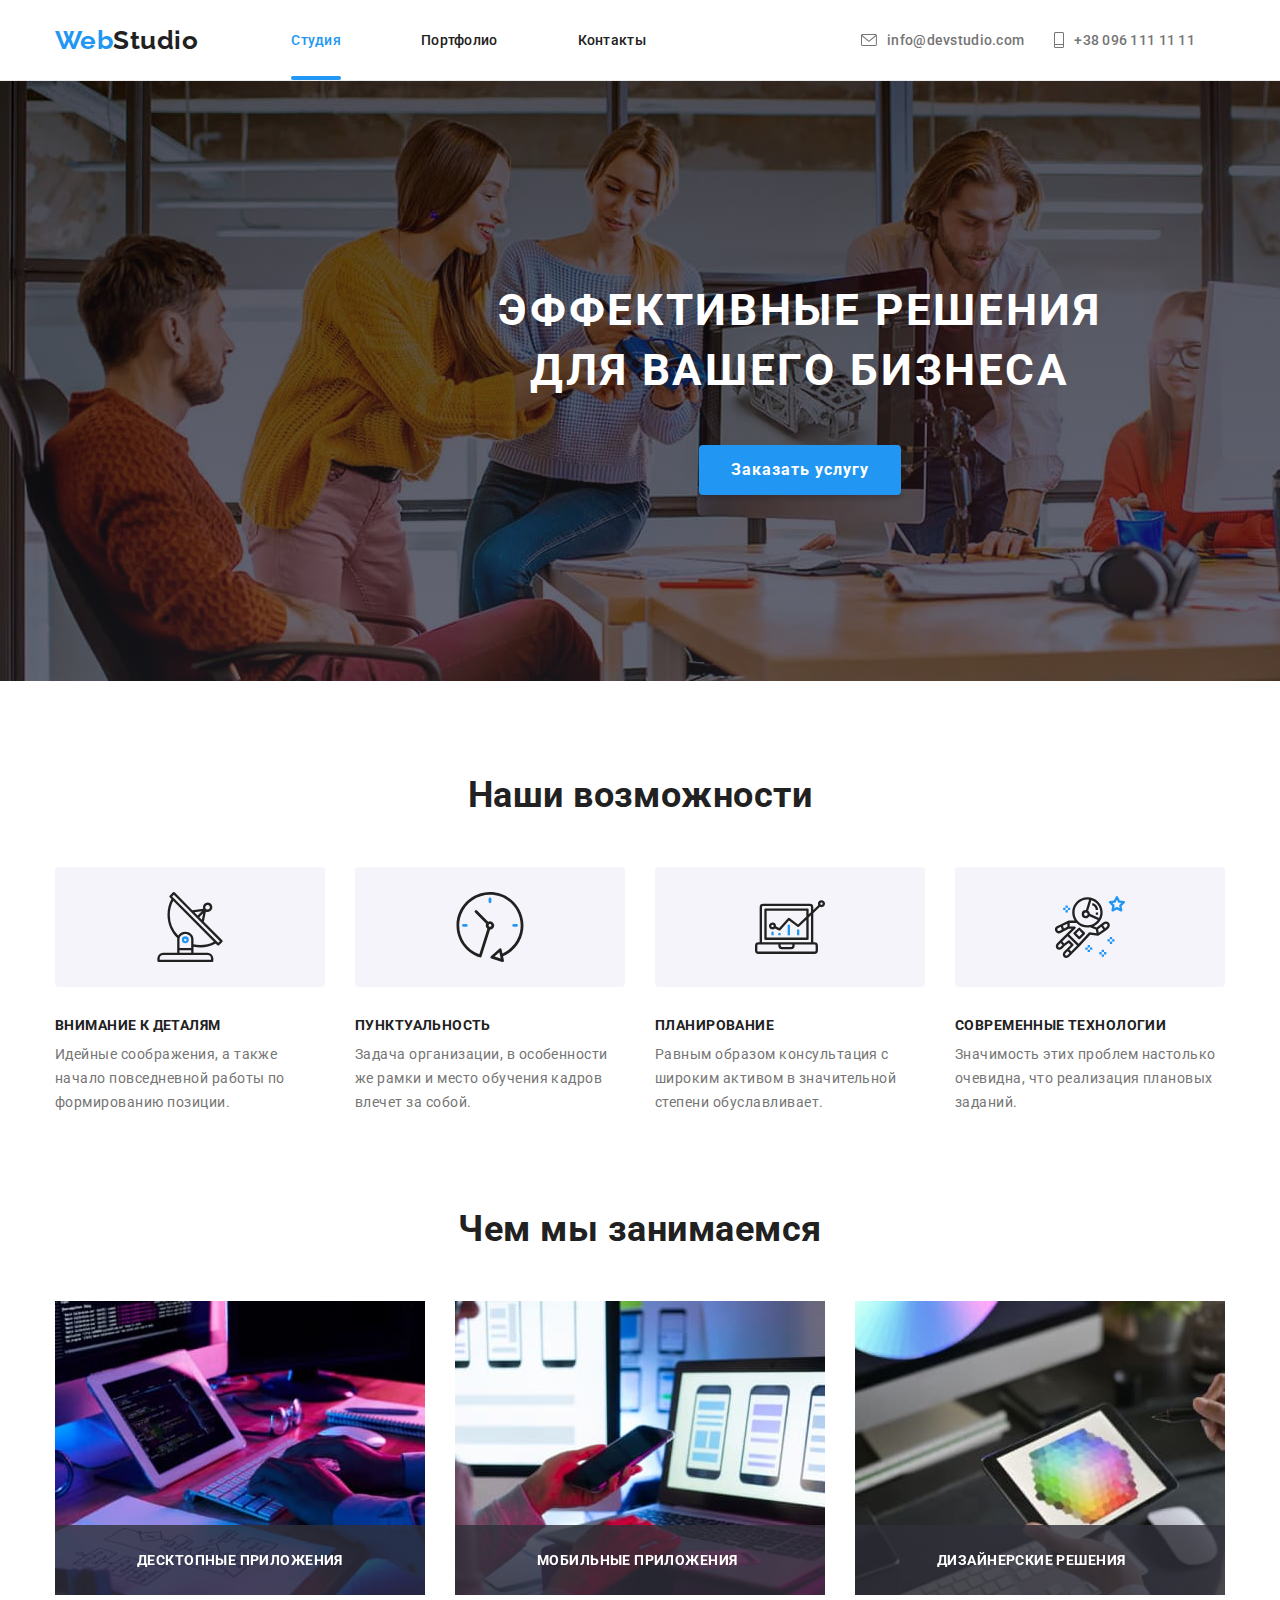
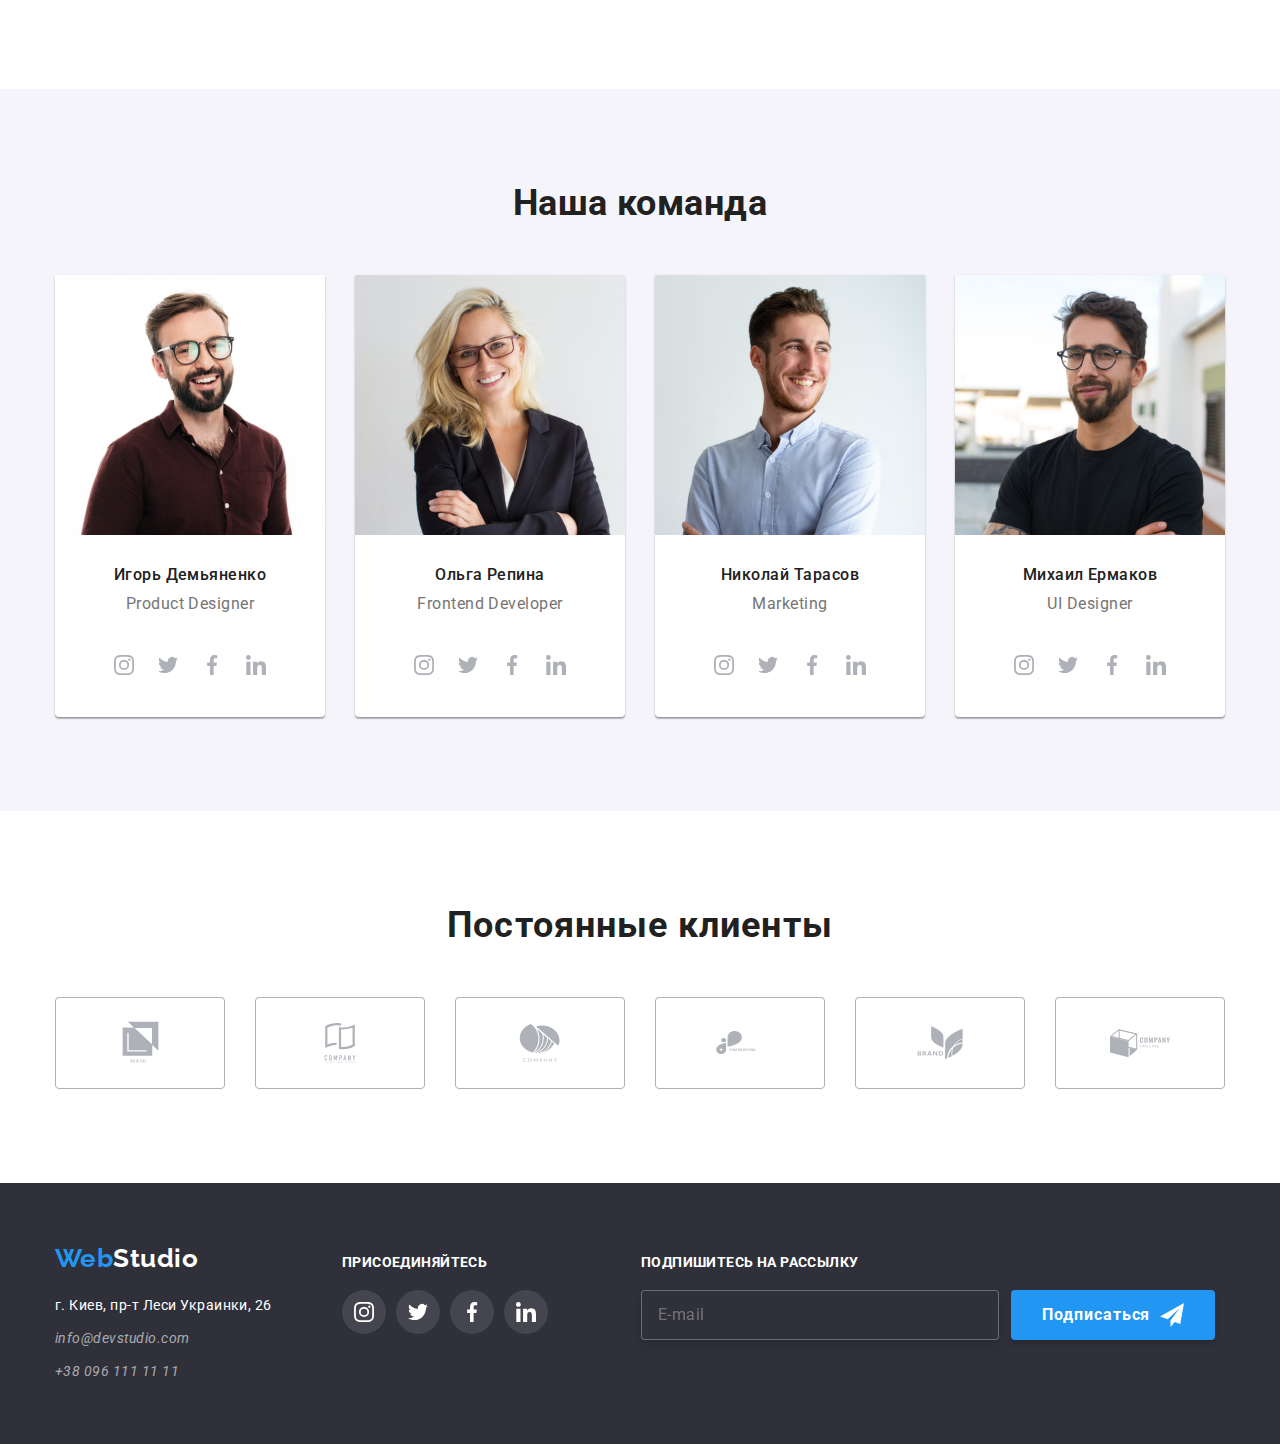
<file: index.html>
<!DOCTYPE html>
<html lang="en">
<head>
    <meta charset="UTF-8">
    <meta http-equiv="X-UA-Compatible" content="IE=edge">
    <meta name="viewport" content="width=device-width, initial-scale=1.0">
    <title>webstudio</title>
    <link rel="preconnect" href="https://fonts.googleapis.com">
    <link rel="preconnect" href="https://fonts.gstatic.com" crossorigin>
    <link href="https://fonts.googleapis.com/css2?family=Raleway:wght@700&family=Roboto:wght@400;500;700;900&display=swap" rel="stylesheet">
    <link rel="stylesheet" href="https://cdnjs.cloudflare.com/ajax/libs/modern-normalize/1.1.0/modern-normalize.min.css">
    <link rel="stylesheet" href="./css/styles.css">
</head>
<body class="page">

   <!--шапка сайта--> 
    <header class="page-header">
        <div class="main-nav container">
            <a href="./index.html" class="logo">Web<span class="accent">Studio</span></a>
            <nav class="">
                <ul class="site-nav list">
                    <li class="item"><a href="./index.html" class="link current">Студия</a></li>
                    <li class="item"><a href="./portfolio.html" class="link">Портфолио</a></li>
                    <li class="item"><a href="" class="link">Контакты</a></li>
                </ul>
            </nav>
            <ul class="auth-nav list">
                <li class="item"><a href="mail:info@devstudio.com" class="link icon-mail">
                    <svg class="envelope" width="16" height="12">
                        <use href="./images/symbol-defs1.svg#icon-envelope1"></use>
                    </svg>info@devstudio.com</a>
                </li>
                <li class="item"><a href="tel:+380961111111" class="link icon-tel">
                    <svg class="smartphone" width="10" height="16">
                        <use href="./images/symbol-defs1.svg#icon-smartphone1"></use>
                    </svg>+38 096 111 11 11</a>
                </li>
            </ul>  
        </div>       
    </header>

    <!--контент main--> 
    <main>

        <!--первая секция-->
        <section class="hero">
            <div class="background-hero container">
                 <h1 class="hero-title">Эффективные решения <br /> для вашего бизнеса</h1>
                <button data-modal-open type="button" class="button">Заказать услугу</button>

                <!-- модальное окно -->
            </div>
            <div class="backdrop is-hidden" data-modal>
                <div class="modal">
                    <p class="text">Оставьте свои данные, мы вам перезвоним</p>
                    <form class="form">
                        <div class="form-field">
                            <label for="name" class="form-label">Имя</label>
                               <input type="text" name="name" id="name" class="form-input"/>
                               <svg width="12" height="12" class="form-icon">
                                   <use href="./images/icons.svg#icon-man"></use>
                               </svg>
                        </div>

                        <div class="form-field">
                            <label for="tel" class="form-label">Телефон</label>
                                <input type="text" name="tel" id="tel" class="form-input"/>
                                <svg width="12" height="12" class="form-icon">
                                    <use href="./images/icons.svg#icon-handset"></use>
                                </svg>
                        </div>

                        <div class="form-field">
                            <label for="mail" class="form-label">Почта</label>
                                <input type="email" name="mail" id="mail" class="form-input"/>
                                <svg width="12" height="12" class="form-icon">
                                    <use href="./images/icons.svg#icon-sms"></use>
                                </svg>
                        </div>

                        <div class="form-field">
                            <label for="comment" class="form-label">Комментарий</label>
                            <textarea name="comment" id="comment" rows="10" placeholder="Введите текст" class="form-input"></textarea>
                        </div>

                        <div role="group" class="form-agreement">
                            <input type="checkbox" name="" value="Соглашение" id="Соглашение" class="checkbox"/>
                            <label for="Соглашение" class="agreement">Соглашаюсь с рассылкой и принимаю <a href="" class="contract">Условия договора</a></label>
                        </div>
                        
                        <button type="submit" class="send-button">Отправить</button>
                    </form>
                    <button class="modal-close" data-modal-close>
                        <svg class="icon-cross" >
                            <use href="./images/icons.svg#icon-cross"></use>
                        </svg>
                    </button>
                </div>
            </div>
        </section>

        <!--наши возможности-->
            <section class="section">
                <div class="container">
                    <h2 class="section-title">Наши возможности</h2>
                    <ul class="feature-list">
                        <li class="item list-icone">
                            <div class="icon-benefits">
                                <svg class="icons-capabilities" width="70" height="70">
                                    <use href="./images/symbol-defs1.svg#icon-antenna"></use>
                                </svg>
                            </div>
                            <h3 class="title">Внимание к деталям</h3>
                            <p class="text">Идейные соображения, а также начало повседневной работы по формированию позиции.</p>
                        </li>
                        <li class="item list-icone">
                            <div class="icon-benefits">
                                <svg class="" width="70" height="70">
                                    <use href="./images/symbol-defs1.svg#icon-clock"></use>
                                </svg>
                            </div>
                            <h3 class="title">Пунктуальность</h3>
                            <p class="text">Задача организации, в особенности же рамки и место обучения кадров влечет за собой.</p>
                        </li>
                        <li class="item list-icone">
                            <div class="icon-benefits"> 
                                <svg class="" width="70" height="70">
                                    <use href="./images/symbol-defs1.svg#icon-diagram"></use>
                                </svg>
                            </div>
                            <h3 class="title">Планирование</h3>
                            <p class="text">Равным образом консультация с широким активом в значительной степени обуславливает.</p>
                        </li>
                        <li class="item list-icone">
                            <div class="icon-benefits">
                                <svg class="" width="70" height="70">
                                    <use href="./images/symbol-defs1.svg#icon-astronaut"></use>
                                </svg>
                            </div class="icon-benefits">
                            <h3 class="title">Современные технологии</h3>
                            <p class="text">Значимость этих проблем настолько очевидна, что реализация плановых заданий.</p>
                        </li>
                    </ul>
                </div>
            </section>

            <!--чем мы занимаемся-->

            <section class="section">
                <div class="container">
                    <h2 class="section-title">Чем мы занимаемся</h2>
                    <ul class="img">
                        <div class="thumb">
                            <li class=""><img src="./images/box1.jpg" alt="рабочий процесс" width="370"></li>
                            <p class="technology-title">Десктопные приложения</p>
                        </div>
                        <div class="thumb">
                            <li><img src="./images/box2.jpg" alt="разработка" width="370"></li>
                            <p class="technology-title">Мобильные приложения</p>
                        </div>
                        <div class="thumb">
                            <li><img src="./images/box3.jpg" alt="технологии" width="370"></li>
                            <p class="technology-title">Дизайнерские решения</p>
                        </div>
                    </ul>
                </div>
            </section>

        <!--наша команда-->

        <section class="section-command">
            <div class="container">
                <h2 class="section-title work">Наша команда</h2>
                <ul class="employees-list">
                    <li class="team">
                        <img class="photo" src="./images/employer1.jpg" alt="employee1" width="270">
                        <div class="container-our-team">
                            <h3 class="name">Игорь Демьяненко</h3>
                            <p class="profession">Product Designer</p>
                            <div class="team-network">
                                <ul class="network-item">
                                    <li>
                                        <a href="" class="team-link"><svg class="link-item" width="20" height="20"><use href="./images/symbol-defs1.svg#icon-instagram"></use></svg></a>
                                    </li>
                                    <li>
                                        <a href="" class="team-link"><svg class="link-item" width="20" height="20"><use href="./images/symbol-defs1.svg#icon-twitter"></use></svg></a>
                                    </li>
                                    <li>
                                        <a href="" class="team-link"><svg class="link-item" width="20" height="20"><use href="./images/symbol-defs1.svg#icon-facebook"></use></svg></a>
                                    </li>
                                    <li>
                                        <a href="" class="team-link"><svg class="link-item" width="20" height="20"><use href="./images/symbol-defs1.svg#icon-linkedin"></use></svg></a>
                                    </li>
                                </ul>
                            </div>
                        </div>
                    </li>
                    <li class="team">
                        <img class="photo" src="./images/employer2.jpg" alt="employee2" width="270">
                        <div class="container-our-team">
                            <h3 class="name">Ольга Репина</h3>
                            <p class="profession">Frontend Developer</p>
                            <div class="team-network">
                                <ul class="network-item">
                                    <li>
                                        <a href="" class="team-link"><svg class="link-item" width="20" height="20"><use href="./images/symbol-defs1.svg#icon-instagram"></use></svg></a>
                                    </li>
                                    <li>
                                        <a href="" class="team-link"><svg class="link-item" width="20" height="20"><use href="./images/symbol-defs1.svg#icon-twitter"></use></svg></a>
                                    </li>
                                    <li>
                                        <a href="" class="team-link"><svg class="link-item" width="20" height="20"><use href="./images/symbol-defs1.svg#icon-facebook"></use></svg></a>
                                    </li>
                                    <li>
                                        <a href="" class="team-link"><svg class="link-item" width="20" height="20"><use href="./images/symbol-defs1.svg#icon-linkedin"></use></svg></a>
                                    </li>
                                </ul>
                            </div>
                        </div>
                    </li>
                    <li class="team">
                        <img class="photo" src="./images/employer3.jpg" alt="employee3" width="270">
                        <div class="container-our-team">
                            <h3 class="name">Николай Тарасов</h3>
                            <p class="profession">Marketing</p>
                            <div class="team-network">
                                <ul class="network-item">
                                    <li>
                                        <a href="" class="team-link"><svg class="link-item" width="20" height="20"><use href="./images/symbol-defs1.svg#icon-instagram"></use></svg></a>
                                    </li>
                                    <li>
                                        <a href="" class="team-link"><svg class="link-item" width="20" height="20"><use href="./images/symbol-defs1.svg#icon-twitter"></use></svg></a>
                                    </li>
                                    <li>
                                        <a href="" class="team-link"><svg class="link-item" width="20" height="20"><use href="./images/symbol-defs1.svg#icon-facebook"></use></svg></a>
                                    </li>
                                    <li>
                                        <a href="" class="team-link"><svg class="link-item" width="20" height="20"><use href="./images/symbol-defs1.svg#icon-linkedin"></use></svg></a>
                                    </li>
                                </ul>
                            </div>
                        </div>
                    </li>
                    <li class="team">
                        <img class="photo" src="./images/employer4.jpg" alt="employee4" width="270">
                        <div class="container-our-team">
                            <h3 class="name">Михаил Ермаков</h3>
                            <p class="profession">UI Designer</p>
                            <div class="team-network">
                                <ul class="network-item">
                                    <li>
                                        <a href="" class="team-link"><svg class="link-item" width="20" height="20"><use href="./images/symbol-defs1.svg#icon-instagram"></use></svg></a>
                                    </li>
                                    <li>
                                        <a href="" class="team-link"><svg class="link-item" width="20" height="20"><use href="./images/symbol-defs1.svg#icon-twitter"></use></svg></a>
                                    </li>
                                    <li>
                                        <a href="" class="team-link"><svg class="link-item" width="20" height="20"><use href="./images/symbol-defs1.svg#icon-facebook"></use></svg></a>
                                    </li>
                                    <li>
                                        <a href="" class="team-link"><svg class="link-item" width="20" height="20"><use href="./images/symbol-defs1.svg#icon-linkedin"></use></svg></a>
                                    </li>
                                </ul>
                            </div>
                        </div>
                    </li>
                </ul>
            </div>
        </section>
        <section class="customers">
            <div class="container customers-section"></div>
                <h2 class="section-title">Постоянные клиенты</h2>
                <ul class="list">
                    <li class="customer-item">
                        <a href="" class="customer-link">
                            <svg class="client-icon" width="41" height="46.7">
                                <use href="./images/symbol-defs1.svg#icon-cliet1"></use>
                            </svg>
                        </a>
                    </li>
                    <li class="customer-item">
                        <a href="" class="customer-link">
                            <svg class="customer-icon" width="40" height="52">
                                <use href="./images/symbol-defs1.svg#icon-cliet2"></use>
                            </svg>
                        </a>
                    </li>
                    <li class="customer-item">
                        <a href="" class="customer-link">
                            <svg class="customer-icon" width="43.46" height="41.18">
                                <use href="./images/symbol-defs1.svg#icon-cliet3"></use>
                            </svg>
                        </a>
                    </li>
                    <li class="customer-item">
                        <a href="" class="customer-link"> 
                            <svg class="customer-icon" width="106" height="60">
                                <use href="./images/symbol-defs1.svg#icon-cliet4"></use>
                            </svg>
                        </a>
                    </li>
                    <li class="customer-item">
                        <a href="" class="customer-link">
                            <svg class="customer-icon" width="62.54" height="45.43">
                                <use href="./images/symbol-defs1.svg#icon-cliet5"></use>
                            </svg>
                        </a>
                    </li>
                    <li class="customer-item">
                        <a href="" class="customer-link">
                            <svg class="customer-icon" width="106" height="60">
                                <use href="./images/symbol-defs1.svg#icon-cliet6"></use>
                            </svg>
                        </a>
                    </li>
                </ul>
            </div>
        </section>
    </main>

    <!--подвал-->

    <footer class="page-footer">
        <div class="footer-join container">
            <div class="background-footer">
                <div class="margin">
                    <a href="./index.html" class="logo">Web<span class="accent-footer">Studio</span></a>
                </div>
                <address class="info">
                        <ul class="auth-nav-footer">
                            <li class="address">г. Киев, пр-т Леси Украинки, 26</li>
                            <li class="mail"><a href="mail:info@devstudio.com" class="contacts-link mail">info@devstudio.com</a></li>
                            <li><a href="nel:+380961111111" class="contacts-link">+38 096 111 11 11</a></li>
                        </ul>
                </address>
            </div>

            <div class="social-networks">
                <p class="join">присоединяйтесь</p>
                <ul class="list-network">
                    <li class="network-item">
                        <a href="" class="network-link"><svg class="link-icon" width="20" height="20"><use href="./images/symbol-defs1.svg#icon-instagram"></use></svg></a>
                    </li>
                    <li class="network-item">
                        <a href="" class="network-link"><svg class="link-icon" width="20" height="20"><use href="./images/symbol-defs1.svg#icon-twitter"></use></svg></a>
                    </li>
                    <li class="network-item">
                        <a href="" class="network-link"><svg class="link-icon" width="20" height="20"><use href="./images/symbol-defs1.svg#icon-facebook"></use></svg></a>
                    </li>
                    <li class="network-item">
                        <a href="" class="network-link"><svg class="link-icon" width="20" height="20"><use href="./images/symbol-defs1.svg#icon-linkedin"></use></svg></a>
                    </li>
                </ul>
            </div>

            <div class="subscribe">
                <form action="" class="form-subscribe">
                    <label for="mailing" class="mailing-form">Подпишитесь на рассылку</label>
                    <input type="subscribe" name="mailing" placeholder="E-mail" class="subscribe-mailing-form">
                </form>
                <button class="subscribe-button">Подписаться
                    <svg class="icon-airplane" width="24" height="24">
                        <use href="./images/icons.svg#icon-airplane"></use>
                    </svg>
                </button>
            </div>

        </div>
    </footer>  
    <script src="./js/modal.js"></script>  
</body>
</html>
</file>
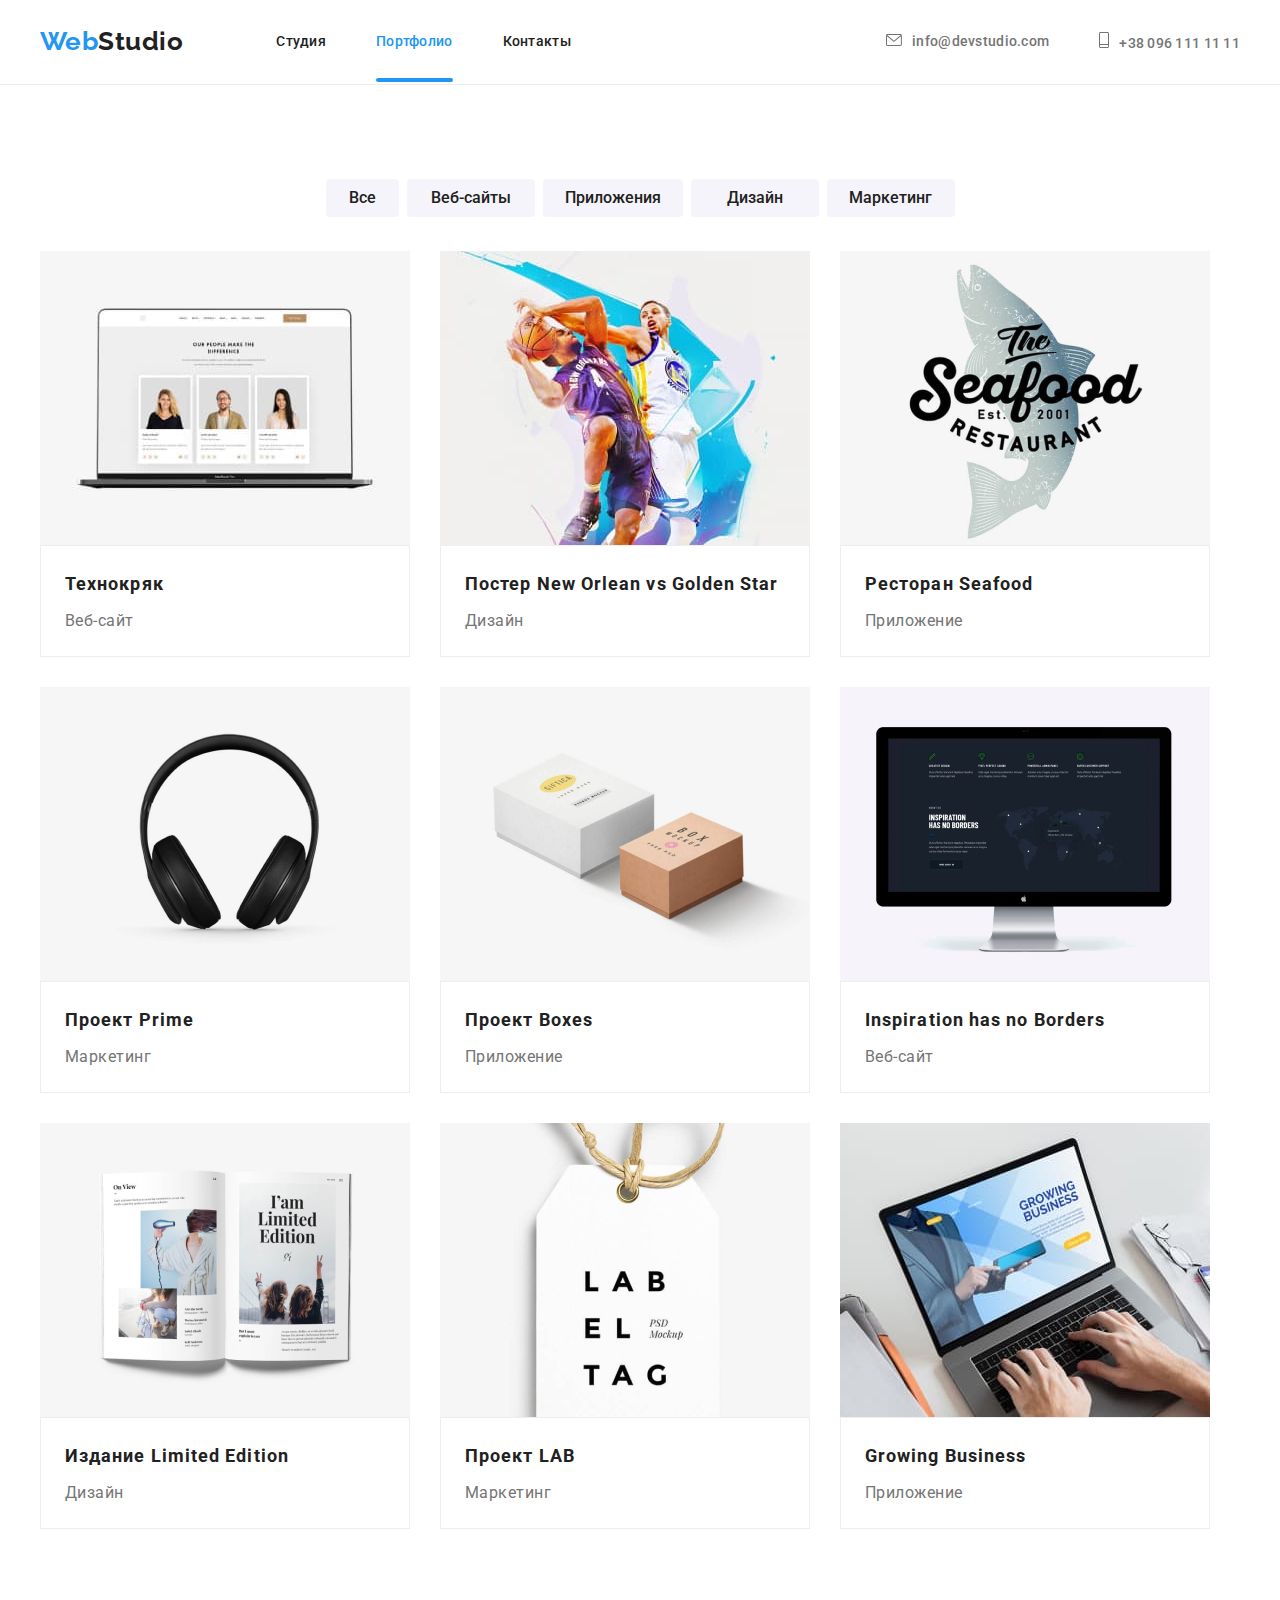
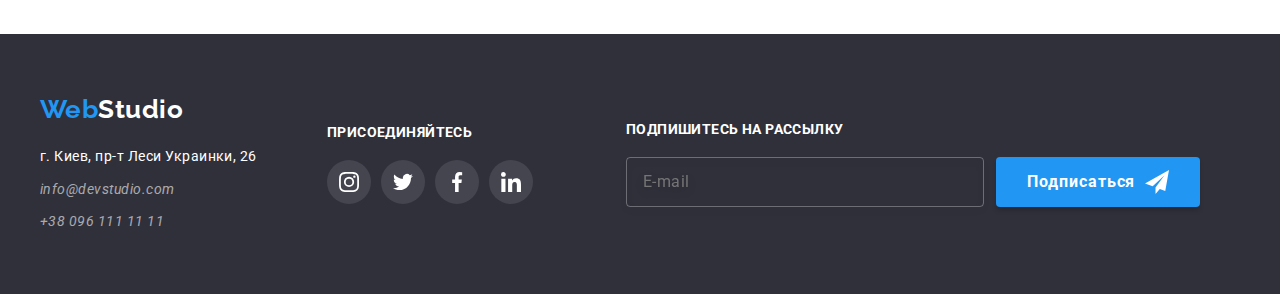
<file: portfolio.html>
<!DOCTYPE html>
<html lang="en">
<head>
    <meta charset="UTF-8">
    <meta http-equiv="X-UA-Compatible" content="IE=edge">
    <meta name="viewport" content="width=device-width, initial-scale=1.0">
    <title>portfolio</title>
    <link rel="preconnect" href="https://fonts.googleapis.com">
    <link rel="preconnect" href="https://fonts.gstatic.com" crossorigin>
    <link href="https://fonts.googleapis.com/css2?family=Raleway:wght@700&family=Roboto:wght@400;500;700;900&display=swap" rel="stylesheet">
    <link rel="stylesheet" href="https://cdnjs.cloudflare.com/ajax/libs/modern-normalize/1.1.0/modern-normalize.min.css">
    <link rel="stylesheet" href="./css/portfolio.css">

</head>
<body>

    <!-- шапка -->
    <header class="header-portfolio">
        <div class="main-nav container">   
            <a href="./index.html" class="logo">Web<span class="accent">Studio</span></a>
            <nav class="">
                <ul class="sitenav-portfolio">
                    <li class="item"><a href="./index.html" class="link">Студия</a></li>
                    <li class="item"><a href="./portfolio.html" class="link current">Портфолио</a></li>
                    <li class="item"><a href="" class="link">Контакты</a></li>
                </ul>
            </nav>
            <ul class="authnav-portfolio">
                <li class="item"><a href="mail:info@devstudio.com" class="link">
                    <svg class="smartphone" width="16" height="12">
                        <use href="./images/symbol-defs1.svg#icon-envelope1"></use>
                    </svg>info@devstudio.com</a>
                </li>
                <li class="item"><a href="nel:+380961111111" class="link">
                    <svg class="smartphone" width="10" height="16">
                        <use href="./images/symbol-defs1.svg#icon-smartphone1"></use>
                    </svg>+38 096 111 11 11</a>
                </li>
            </ul>
        </div> 
    </header>

    <!-- меню старницы -->
    <main class="aspect container">
            <div>
                <ul class="list">
                    <li class="element">
                        <button type="button" class="btn-primary">Все</button>
                    </li>
                    <li class="element">
                        <button type="button" class="btn-secondary">Веб-сайты</button>
                    </li>
                    <li class="element">
                        <button type="button" class="btn-secondary">Приложения</button>
                    </li>
                    <li class="element">
                        <button type="button" class="btn-secondary">Дизайн</button>
                    </li>
                    <li class="element">
                        <button type="button" class="btn-secondary">Маркетинг</button>
                    </li>
                </ul>
            </div>
            
            <!-- основной контент -->
            <section>
                <h1 class="woo">Наши роботы</h1>
                <ul class="work-examples">
                    <li class="card">
                        <a href="" class="block">
                            <div class="block-thumb">
                                <img src="./images/img1.jpg" alt="img1" width="370">
                                <div class="overlay">
                                    <div class="card-text">
                                        <p class="descrip">Технокряк это современная площадка распространения коронавируса. Компании используют эту платформу для цифрового шпионажа и атак на защищённые сервера конкурентов.</p>
                                    </div>
                                </div>
                            </div>

                            <div class="name">
                                <h2 class="product">Технокряк</h2>
                                <p class="project">Веб-сайт</p>
                            </div>
                        </a>
                    </li>
                    <li class="card">
                        <a href="" class="block">
                            <div class="block-thumb">
                                <img src="./images/img2.jpg" alt="img1" width="370">
                                <div class="overlay">
                                    <div class="card-text">
                                        <p class="descrip">Технокряк это современная площадка распространения коронавируса. Компании используют эту платформу для цифрового шпионажа и атак на защищённые сервера конкурентов.</p>
                                    </div>
                                </div>
                            </div>
                            <div class="name">
                                <h2 class="product">Постер New Orlean vs Golden Star</h2>
                                <p class="project">Дизайн</p>
                            </div>
                        </a>
                    </li>
                    <li class="card">
                        <a href="" class="block">
                            <div class="block-thumb">
                                <img src="./images/img3.jpg" alt="img1" width="370">
                                <div class="overlay">
                                    <div class="card-text">
                                        <p class="descrip">Технокряк это современная площадка распространения коронавируса. Компании используют эту платформу для цифрового шпионажа и атак на защищённые сервера конкурентов.</p>
                                    </div>
                                </div>
                            </div>
                            <div class="name">
                                <h2 class="product">Ресторан Seafood</h2>
                                <p class="project">Приложение</p>
                            </div>
                        </a>
                    </li>
                    <li class="card">
                        <a href="" class="block">
                            <div class="block-thumb">
                                <img src="./images/img4.jpg" alt="img1" width="370">
                                <div class="overlay">
                                    <div class="card-text">
                                        <p class="descrip">Технокряк это современная площадка распространения коронавируса. Компании используют эту платформу для цифрового шпионажа и атак на защищённые сервера конкурентов.</p>
                                    </div>
                                </div>
                            </div>
                            <div class="name">
                                <h2 class="product">Проект Prime</h2>
                                <p class="project">Маркетинг</p>
                            </div>
                        </a>
                    </li>
                    <li class="card">
                        <a href="" class="block">
                            <div class="block-thumb">
                                <img src="./images/img5.jpg" alt="img1" width="370">
                                <div class="overlay">
                                    <div class="card-text">
                                        <p class="descrip">Технокряк это современная площадка распространения коронавируса. Компании используют эту платформу для цифрового шпионажа и атак на защищённые сервера конкурентов.</p>
                                    </div>
                                </div>
                            </div>
                            <div class="name">
                                <h2 class="product">Проект Boxes</h2>
                                <p class="project">Приложение</p>
                            </div>
                        </a>
                    </li>
                    <li class="card">
                        <a href="" class="block">
                            <div class="block-thumb">
                                <img src="./images/img6.jpg" alt="img1" width="370">
                                <div class="overlay">
                                    <div class="card-text">
                                        <p class="descrip">Технокряк это современная площадка распространения коронавируса. Компании используют эту платформу для цифрового шпионажа и атак на защищённые сервера конкурентов.</p>
                                    </div>
                                </div>
                            </div>
                            <div class="name">
                                <h2 class="product">Inspiration has no Borders</h2>
                                <p class="project">Веб-сайт</p>
                            </div>
                        </a>
                    </li>
                    <li class="card">
                        <a href="" class="block">
                            <div class="block-thumb">
                                <img src="./images/img7.jpg" alt="img1" width="370">
                                <div class="overlay">
                                    <div class="card-text">
                                        <p class="descrip">Технокряк это современная площадка распространения коронавируса. Компании используют эту платформу для цифрового шпионажа и атак на защищённые сервера конкурентов.</p>
                                    </div>
                                </div>
                            </div>
                            <div class="name">
                                <h2 class="product">Издание Limited Edition</h2>
                                <p class="project">Дизайн</p>
                            </div>
                        </a>
                    </li>    
                    <li class="card">
                        <a href="" class="block">
                            <div class="block-thumb">
                                <img src="./images/img8.jpg" alt="img1" width="370">
                                <div class="overlay">
                                    <div class="card-text">
                                        <p class="descrip">Технокряк это современная площадка распространения коронавируса. Компании используют эту платформу для цифрового шпионажа и атак на защищённые сервера конкурентов.</p>
                                    </div>
                                </div>
                            </div>
                            <div class="name">
                                <h2 class="product">Проект LAB</h2>
                                <p class="project">Маркетинг</p>
                            </div>
                        </a>
                    </li>
                    <li class="card">
                        <a href="" class="block">
                            <div class="block-thumb">
                                <img src="./images/img9.jpg" alt="img1" width="370">
                                <div class="overlay">
                                    <div class="card-text">
                                        <p class="descrip">Технокряк это современная площадка распространения коронавируса. Компании используют эту платформу для цифрового шпионажа и атак на защищённые сервера конкурентов.</p>
                                    </div>
                                </div>
                            </div>
                            <div class="name">
                                <h2 class="product">Growing Business</h2>
                                <p class="project">Приложение</p>
                            </div>
                        </a>
                    </li>
                </ul>
            </section>
    </main>

    <!-- подвал -->
    <footer class="page-footer">
        <div class="footer-join container">
            <div class="bf-portfolio">
                <div class="margin">
                    <a href="./index.html" class="logo">Web<span class="accent-footer">Studio</span></a>
                </div>
                <address>
                        <ul class="authnav-footer">
                            <li class="address">г. Киев, пр-т Леси Украинки, 26</li>
                            <li class="mail"><a href="mail:info@devstudio.com" class="link">info@devstudio.com</a></li>
                            <li><a href="nel:+380961111111" class="link">+38 096 111 11 11</a></li>
                        </ul>
                </address>
            </div>
            <div class="social-networks">
                <p class="join">присоединяйтесь</p>
                <ul class="list-network">
                    <li class="network-item">
                        <a href="" class="network-link"><svg class="link-icon" width="20" height="20"><use href="./images/symbol-defs1.svg#icon-instagram"></use></svg></a>
                    </li>
                    <li class="network-item">
                        <a href="" class="network-link"><svg class="link-icon" width="20" height="20"><use href="./images/symbol-defs1.svg#icon-twitter"></use></svg></a>
                    </li>
                    <li class="network-item">
                        <a href="" class="network-link"><svg class="link-icon" width="20" height="20"><use href="./images/symbol-defs1.svg#icon-facebook"></use></svg></a>
                    </li>
                    <li class="network-item">
                        <a href="" class="network-link"><svg class="link-icon" width="20" height="20"><use href="./images/symbol-defs1.svg#icon-linkedin"></use></svg></a>
                    </li>
                </ul>
            </div>

            <div class="subscribe">
                <form action="" class="form-subscribe">
                    <label for="mailing" class="mailing-form">Подпишитесь на рассылку</label>
                    <input type="subscribe" name="mailing" placeholder="E-mail" class="subscribe-mailing-form">
                </form>
                <button class="subscribe-button">Подписаться
                    <svg class="icon-airplane" width="24" height="24">
                        <use href="./images/icons.svg#icon-airplane"></use>
                    </svg>
                </button>
            </div>
        </div>
    </footer>

</body>
</html>
</file>
<file: css/styles.css>
/* главный заголовок color: #FFFFFF; */
/* цвет заголовка H2  color: #212121; */
/* цвет текста color: #757575; */
/* цвет акцента color: #2196F3; */
/* вторичный цвет фона background: #F5F4FA */
/* первичный цвет фона background: #FFFFFF; */

/* var - variables - переменная */
/* a, button - color: inherit; 
- наследуй цвет шрифта от родителя */
/* :hover, :focus - псевдокласы */

/* CSS-переменные */
:root {
    --primery-text-color: #212121;
    --title-text-color:  #757575;
    --accent-color: #2196F3;
    --primery-white-color: #ffffff;
    --section-command-bc: #F5F4FA;
    --clients-color: #AFB1B8;
    --footer-color: #2F303A;
}

/* index.html */
/* body селектор, специфика - 1 */
body {
    font-family: 'Roboto', sans-serif;
    color: var(--title-text-color);

    
    letter-spacing: 0.03em;
}

/* шапка сайта */
/* .logo селектор класса, специфика - 10 */
.logo {
    font-family: 'Raleway', sans-serif;
    color: var(--accent-color);
    text-decoration: none;

    font-weight: 700;
    font-size: 26px;
    line-height: 1.192;
}

.page-header {
    background-color: var(--primery-white-color);
    border-bottom: 1px solid #ECECEC;
}

.main-nav {
    display: flex;
    align-items: center;
}

ul {
    margin: 0;
    padding: 0;
    list-style: none;
    /* убралт маркер у списка */
}

.container {
    width: 1200px;
    margin-left: auto;
    margin-right: auto;
    padding-left: 15px;
    padding-right: 15px;
    /* outline: 2px solid tomato; */
}

.accent {
    color: var(--primery-text-color);
    
    font-size: 26px;
}

.accent-footer {
    color: var(--primery-white-color);
}

/* селектор класса, специфика - 20 */

/* site-nav */

.site-nav {
    display: flex;
    margin-left: 93px;
}

.site-nav .item + .item {
    margin-left: 50px;
}

.site-nav .current {
    position: relative;
}

.site-nav .current::after {
    position: absolute;
    content: "";
    width: 100%;
    height: 4px;
    left: 0;
    bottom: 0;
    background-color: var(--accent-color);
    border-radius: 2px;
}

    /* убераем крайний маржин */

/* .site-nav .item:last-child {
    margin: 0;
} */

/* .site-nav .item:not(:last-child) {
    margin-right: 50px;
} */


.site-nav .link {
    color: var(--primery-text-color);
    text-decoration: none;
    /* убрали нижнее подчеркивание */

    font-weight: 500;
    font-size: 14px;
    line-height: 1.142;
    letter-spacing: 0.02em;

    display: block;
    padding-top: 32px;
    padding-bottom: 32px;

    transition: color 250ms cubic-bezier(0.4, 0, 0.2, 1);
}
/* селектор класса, специфика - 30 */
/* :hover - эфект при навидени mыши */
/* :focus - эфект фокусировки, 
когда нажал и держишь или ТАБ */
.site-nav .link:hover,
.site-nav .link:focus {
    color: var(--accent-color);
}

.site-nav .link.current {
    color: var(--accent-color);
}


/* auth-nav */

.auth-nav .link {
    color: var(--title-text-color);
    text-decoration: none;

    font-weight: 500;
    font-size: 14px;
    line-height: 1.142;
    letter-spacing: 0.02em;

    padding-top: 32px;
    padding-bottom: 32px;

    transition: color 250ms cubic-bezier(0.4, 0, 0.2, 1);
}

.auth-nav {
    display: flex;
    align-items: center;
    margin-left: auto;
}
.icon-mail,
.icon-tel {
    display: flex;
    justify-content: center;
    align-items: center;
}

.auth-nav .link:hover,
.auth-nav .link:focus {
    color: var(--accent-color);
}

.envelope,
.smartphone {
    fill: currentColor;
    margin-right: 10px;
}

/* секция hero */

.hero {
    margin: 0;
    padding: 0;
}

.background-hero {
     font-weight: 900;
     font-size: 44px;
     line-height: 1.363;
     text-align: center;
     letter-spacing: 0.06em;
     text-transform: uppercase;

     padding-top: 200px;
     padding-bottom: 200px;

     width: 1600px;
     height: 600px;
     margin-left: auto;
     margin-right: auto;
     background-color: #2F303A;
     background-image: linear-gradient(
     rgba(0,0,0,0.4), 
     rgba(47,48,58,0.4)), 
     url("../images/icon/fon.jpg");
     background-repeat: no-repeat;
     background-position: center;
     background-size: cover;
 }

.hero-title {
    color: var(--primery-white-color);
    font-size: 44px;

    margin: 0;
    margin-bottom: 30px;
}

/* button */

.button {
    color: var(--primery-white-color);
    background-color: var(--accent-color);
    cursor: pointer;

    font-family: 'Roboto', sans-serif;
    font-weight: 700;
    font-size: 16px;
    line-height: 1.875;
    letter-spacing: 0.06em;

    display: inline-block;
    padding: 10px 32px;
    min-width: 200px;
    border-radius: 4px;
    box-shadow: 0px 4px 4px rgba(0, 0, 0, 0.15);
    border: 0 solid transparent;
}

/* модальное окно */

.backdrop {
    position: fixed;
    top: 0;
    left: 0;
    width: 100%;
    height: 100%;
    background: rgba(0, 0, 0, 0.2);

    opacity: 1;
    transition: opacity 250ms cubic-bezier(0.4, 0, 0.2, 1);
}

.backdrop.is-hidden {
    opacity: 0;
    pointer-events: none;
}

.backdrop.is-hidden .modal {
    transform: translate(-50%, -50%) scale(1.1);
}

.modal {
    position: absolute;
    top: 50%;
    left: 50%;

    width: 528px;
    height: 581px;
    padding: 40px;
    background: var(--primery-white-color);

    box-shadow: 0px 1px 3px rgba(0, 0, 0, 0.12), 0px 1px 1px rgba(0, 0, 0, 0.14), 0px 2px 1px rgba(0, 0, 0, 0.2);
    border-radius: 4px;

    /* overflow: scroll; */
    transform: translate(-50%, -50%) scale(1);
    transition: transform 250ms cubic-bezier(0.4, 0, 0.2, 1);
}

.modal-close {
    position: absolute;
    list-style: none;
    top: 8px;
    right: 8px;
    border: none;
    background-color: var(--primery-white-color);
    border: 1px solid rgba(0, 0, 0, 0.1);
    border-radius: 50%;
    width: 30px;
    height: 30px;
    display: flex;
    justify-content: center;
    align-items: center;
    cursor: pointer;

}

.modal-close:hover,
.modal-close:focus {
    fill: var(--accent-color);
    transition: fill 250ms cubic-bezier(0.4, 0, 0.2, 1);
}

.backdrop .text {
    margin-bottom: 12px;

    font-style: normal;
    font-weight: bold;
    font-size: 20px;
    line-height: 1.15;
    text-align: center;
    letter-spacing: 0.03em;

    color: var(--primery-text-color);
}

/* формы модалки */

.form {
    margin-left: auto;
    margin-right: auto;
}

.form-field {
    position: relative;
    display: flex;
    flex-direction: column;
    margin-bottom: 10px;
}

.form-field label {
    margin-bottom: 4px;
    font-size: 12px;
    line-height: 1.166;

    letter-spacing: 0.01em;
    color: #757575;
}

.form-field input {
    outline: none;
    margin: 0;
    padding: 0;
    width: 100%;
    padding: 12px 0 12px 40px;
    border: 1px solid rgba(33, 33, 33, 0.2);
    box-sizing: border-box;
    border-radius: 4px;
    cursor: pointer;
}

.form-input:hover,
.form-input:focus {
    border: 1px solid var(--accent-color);
    transition: border 250ms cubic-bezier(0.4, 0, 0.2, 1);
}

.form-icon {
    position: absolute;
    top: 65%;
    left: 12px;
    transform: translateY(-50%);
}

.form-input:focus ~ .form-icon {
    fill: var(--accent-color);
    transition: fill 250ms cubic-bezier(0.4, 0, 0.2, 1);
}    

.form-field textarea {
    outline: none;
    padding: 12px 16px;
    border: 1px solid rgba(33, 33, 33, 0.2);
    box-sizing: border-box;
    border-radius: 4px;
    width: 100%;
    height: 120px;
    resize: none;
}

.form-agreement {
    display: flex;
    align-items: center;
    margin-bottom: 30px;
}

.form-agreement input {
    margin-right: 7px;
}

.agreement {
    font-size: 14px;
    line-height: 1.714;
    letter-spacing: 0.03em;
    color: #757575;
}

.contract {
    color: var(--accent-color);
}

.send-button {
    margin: 0;
    padding: 10px 55px;
    margin-right: auto;
    margin-left: auto;

    background: #188CE8;
    border-radius: 4px;
    border-color: transparent;

    font-size: 16px;
    line-height: 1.875;

    display: flex;
    align-items: center;
    text-align: center;
    letter-spacing: 0.06em;

    color: #FFFFFF;

    cursor: pointer;
}

.send-button:hover,
.send-button:focus {
    box-shadow: 0px 4px 4px rgba(0, 0, 0, 0.15);
    transition: box-shadow 250ms cubic-bezier(0.4, 0, 0.2, 1);
}


/* наши возможности */

.feature-list {
    display: flex;
    flex-wrap: wrap;
    justify-content: center;
}

.item {
    margin-right: 30px;
}

.item:nth-child(4n) {
    margin-right: 0;
}

.feature-list .title {
    color: var(--primery-text-color);
}

.feature-list .item {
    /* background-color: orange; */
    width: 270px;
}

/* .icon-antenna::before {
    background-image: url("../imeges/icon/antenna.svg");
}

.icon-watch::before {
    background-image: url("../imeges/icon/watch.svg");
}

.icon-vector::before {
    background-image: url("../imeges/icon/vector.svg");
}

.icon-astronaut::before {
    background-image: url("../imeges/icon/astronaut.svg");
} */

        /* Альтернатива */

/* .list-icone:nth-child(1)::before {
    background-image: url("../imeges/icon/antenna.svg");
}

.list-icone:nth-child(2)::before {
    background-image: url("../imeges/icon/watch.svg");
}

.list-icone:nth-child(3)::before {
    background-image: url("../imeges/icon/vector.svg");
}

.list-icone:nth-child(4)::before {
    background-image: url("../imeges/icon/astronaut.svg");
} */

.section .section-title {
    margin-bottom: 50px;
}

.list-icone {
    flex-basis: calc((100% - 90px) / 4);
}

.icon-benefits {
    padding: 0;
    padding: 25px 100px;
    border: none;
    width: 270px;
    height: 120px;
    margin-bottom: 30px;
    background: #F5F4FA;
    border-radius: 4px;
}

.title {
    font-weight: 700;
    font-size: 14px;
    line-height: 1.142;
    letter-spacing: 0.03em;
    text-transform: uppercase;

    margin: 0;
    padding: 0;
    margin-bottom: 10px;
}

.text {
    margin: 0;
    padding: 0;

    font-weight: 400;
    font-size: 14px;
    line-height: 1.714;
}


/* чем мы занимаемся */

.img {
    display: flex;
    padding-bottom: 94px;
}

.thumb {
    display: flex;
    position: relative;
}

.thumb::before {
    display: inline-block;
    position: absolute;
    content: "";
    bottom: 0;
    left: 0;
    width: 100%;
    height: 70px;
    background-color: #2F303A;
    opacity: 0.8;
}

.technology-title {
    padding: 0;
    margin: 0;
    font-size: 14px;
    line-height: 1.142;
    letter-spacing: 0.03em;
    font-weight: 700;
    text-transform: uppercase;
    color: #FFFFFF;
}

.technology-title {
    display: flex;
    position: absolute;
    bottom: 0;
    left: 0;
    padding: 27px 82px;
    opacity: 1;
}

img {
    display: block;
    width: 100%;
    object-fit: cover;
}

.img .thumb + .thumb {
    margin-left: 30px;
}

.section-title {
    color: var(--primery-text-color);

    margin: 0;
    padding: 0;
    padding-top: 94px;
    /* margin-bottom: 50px; */

    font-weight: 700;
    font-size: 36px;
    line-height: 1.166;
    text-align: center;
}


/* наша команда */

.section-command {
    background-color: var(--section-command-bc);
    padding-bottom: 94px;
}

.section-command .work {
    padding-top: 94px;
    margin-bottom: 50px;
}

.employees-list {
    display: flex;
}

.employees-list .team + .team {
    margin-left: 30px;
}

.team {
    box-shadow: 0px 1px 3px rgba(0, 0, 0, 0.12), 0px 1px 1px rgba(0, 0, 0, 0.14), 0px 2px 1px rgba(0, 0, 0, 0.2);
    border-radius: 0px 0px 4px 4px;
}

.team {
    background-color: var(--primery-white-color);
}

.photo {
    margin: 0;
    margin-bottom: 30px;
    padding: 0;
}

.name {
    margin: 0;
    margin-bottom: 10px;
    padding: 0;
}

.name {
    color: var(--primery-text-color);
    
    font-weight: 500;
    font-size: 16px;
    line-height: 1.187;
    text-align: center;
}

.profession {
    margin: 0;
    padding: 0;
    padding-bottom: 30px;

    color: var(--title-text-color);

    font-size: 16px;
    line-height: 1.187;
    text-align: center;
}

.network-item {
    display: flex;
    justify-content: center;
    align-items: center;

    margin-bottom: 30px;
}


.team-link {
    display: flex;
    justify-content: center;
    align-items: center;
    list-style: none;
    width: 44px;
    height: 44px;
    border-radius: 50%;
    border: none;
    background-color: var(--primery-white-color);
    color: var(--clients-color);

    transition: background-color 250ms cubic-bezier(0.4, 0, 0.2, 1), color 250ms cubic-bezier(0.4, 0, 0.2, 1);
}

.team-link:hover,
.team-link:focus{
  background-color: var(--accent-color);
  color: var(--primery-white-color);
  
}

.link-item {
    fill: currentColor;
}

.network-item:not(:last-child) {
    margin-right: 10px;
}

    /* Постоянные клиенты */

.customers {
    width: 1200px;
    padding-left: 15px;
    padding-right: 15px;
    margin-left: auto;
    margin-right: auto;
    padding-top: 94px;
    padding-bottom: 94px;
}

.customers .section-title {
    text-align: center;
    margin: 0;
    padding: 0;
    margin-bottom: 50px;
    font-size: 36px;
    line-height: 1.166;
    letter-spacing: 00.03em;
}

.customers .list {
    list-style: none;
    display: flex;
    justify-content: space-between;
}

.customer-item:not(:last-child) {
    margin-right: 30px;
}

.customer-item {
    display: flex;
    justify-content: center;
    align-items: center;
    background-color: var(--primery-white-color);
    width: 170px;
    height: 92px;
}

.customer-link {
    display: flex;
    justify-content: center;
    align-items: center;
    border: 1px solid var(--clients-color);
    border-radius: 4px;
    width: 100%;
    height: 100%;
    color: var(--clients-color);

    transition: color 250ms cubic-bezier(0.4, 0, 0.2, 1), border 250ms cubic-bezier(0.4, 0, 0.2, 1);
}

.customer-link:hover,
.customer-link:focus {
    color: var(--accent-color);
    border: 1px solid var(--accent-color);
}

.customer-icon {
    fill: #AFB1B8;
    /* fill: currentColor; */
}

/* подвал */

.page-footer {
    background-color: #2F303A;
}

.footer-join {
    display: flex;
    justify-content: flex-start;
    align-items: baseline;
}

.background-footer {
    padding-top: 60px;
    padding-bottom: 60px;
    margin-right: 70px;
    /* padding-left: 215px; */
}

.margin {
    margin-bottom: 20px;
}

.auth-nav-footer .contacts-link {
    color: rgba(255, 255, 255, 0.6);
    text-decoration: none;

    font-size: 14px;
    line-height: 1.714;

    transition: color 250ms cubic-bezier(0.4, 0, 0.2, 1);
}

.contacts-link:hover,
.contacts-link:focus {
    color: var(--accent-color);
}

.address {
    color: var(--primery-white-color);
    font-style: normal;
    font-size: 14px;
    line-height: 1.714;

    margin-bottom: 9px;
}

.mail {
    margin-bottom: 9px;
}

.social-networks {
    margin: 0;
    padding: 0;
    width: 206px;
}

.join{
    margin: 0;
    padding: 0;
    color: var(--primery-white-color);
    margin-bottom: 20px;
    align-content: center;
    font-weight: bold;
    font-size: 14px;
    line-height: 1.143;
    letter-spacing: 0.03em;
    text-transform: uppercase;
}

.list-network {
    display: flex;
    justify-content: center;
    align-items: center;
}

.network-link {
    list-style: none;
    display: flex;
    justify-content: center;
    align-items: center;
    width: 44px;
    height: 44px;
    border-radius: 50%;
    border: none;
    background-color: rgba(255, 255, 255, 0.1);
    color: var(--primery-white-color);

    transition: background-color 250ms cubic-bezier(0.4, 0, 0.2, 1), color 250ms cubic-bezier(0.4, 0, 0.2, 1);
}

.network-link:hover,
.network-link:focus {
    background-color: var(--accent-color);
    color: var(--primery-white-color);
}

.link-icon {
    fill: currentColor;
}

.subscribe {
    display: flex;
    align-items: end;
    margin-left: 93px;
}

.form-subscribe {
    display: flex;
    flex-direction: column;
}

.mailing-form {
    font-weight: bold;
    font-size: 14px;
    line-height: 1.142;
    letter-spacing: 0.03em;
    text-transform: uppercase;

    color: #FFFFFF;

    margin-bottom: 20px;
}

.subscribe-mailing-form {
    width: 358px;
    height: 50px;

    border: 1px solid rgba(255, 255, 255, 0.3);
    box-sizing: border-box;
    filter: drop-shadow(0px 4px 4px rgba(0, 0, 0, 0.15));
    border-radius: 4px;

    background-color: var(--footer-color);
    margin-right: 12px;

    outline: none;

    padding: 15px 16px;

    caret-color: white;

}

.subscribe-mailing-form::placeholder {
    font-size: 16px;
    line-height: 1.25;
    letter-spacing: 0.03em;
}

.subscribe-button {
    font-weight: bold;
    font-size: 16px;
    line-height: 1.875;
    height: 50px;

    padding: 10px 29px;

    display: flex;
    align-items: center;
    text-align: center;
    letter-spacing: 0.06em;

    color: #FFFFFF;

    background: #2196F3;
    box-shadow: 0px 4px 4px rgba(0, 0, 0, 0.15);
    border-radius: 4px;
    border-color: transparent;
}

.icon-airplane {
    margin-left: 10px;
}
</file>
<file: css/portfolio.css>
/* главный заголовок color: #FFFFFF; */
/* цвет заголовка H2  color: #212121; */
/* цвет текста color: #757575; */
/* цвет акцента color: #2196F3; */
/* вторичный цвет фона background: #F5F4FA */
/* первичный цвет фона background: #FFFFFF; */

/* var - variables - переменная */
/* a, button - color: inherit; 
- наследуй цвет шрифта от родителя */
/* :hover, :focus - псевдокласы */

/* CSS-переменные */
:root {
    --primery-text-color: #212121;
    --title-text-color: #757575;
    --accent-color: #2196F3;
    --primery-white-color: #ffffff;
    --section-command-bc: #F5F4FA;
    --border-color: #EEEEEE;
}

body {
    font-family: 'Roboto', sans-serif;
    color: Var(--primery-text-color); 
    letter-spacing: 0.03em;
}

/* утилиты */
h1,
h2,
p {
    margin: 0;
    padding: 0;
}

ul {
    margin: 0;
    padding: 0;
    list-style: none;
    /* убралт маркер у списка */
}

/* шапка сайта */

.header-portfolio {
    background-color: var(--primery-white-color);
    border-bottom: 1px solid #ECECEC;
}

.main-nav {
    display: flex;
    align-items: center;
}

.container {
    width: 1230px;
    margin-left: auto;
    margin-right: auto;
    padding-left: 15px;
    padding-right: 15px;
    /* outline: 2px solid tomato; */
}

.logo {
    font-family: 'Raleway', sans-serif;
    color: var(--accent-color);
    text-decoration: none;

    font-weight: 700;
    font-size: 26px;
    line-height: 1.2;
}


/* sitenav-portfolio */

.sitenav-portfolio {
    display: flex;
    margin-left: 93px;
}

.sitenav-portfolio .current {
    position: relative;
}

.sitenav-portfolio .current::after {
    position: absolute;
    content: "";
    width: 100%;
    height: 4px;
    left: 0;
    bottom: 0;
    background: var(--accent-color);
    border-radius: 2px;
}

.sitenav-portfolio .item + .item {
    margin-left: 50px;
}

.sitenav-portfolio .link {
    color: var(--primery-text-color);
    /* убрали нижнее подчеркивание */
    text-decoration: none;

    font-weight: 500;
    font-size: 14px;
    line-height: 1.14;
    letter-spacing: 0.02em;

    display: block;
    padding-top: 32px;
    padding-bottom: 32px;

    transition: color 250ms cubic-bezier(0.4, 0, 0.2, 1);
}

/* селектор класса, специфика - 30 */
/* :hover - эфект при навидени mыши */
/* :focus - эфект фокусировки, 
когда нажал и держишь или ТАБ */
.sitenav-portfolio .link:hover,
.sitenav-portfolio .link:focus {
    color: var(--accent-color);
}

.sitenav-portfolio .link.current {
    color: var(--accent-color);
}

/* authnav-portfolio */

.authnav-portfolio {
    display: flex;
    margin-left: auto;
}

.authnav-portfolio .item + .item {
    margin-left: 50px;
}

.authnav-portfolio .link {
    color: var(--title-text-color);
    text-decoration: none;

    font-weight: 500;
    font-size: 14px;
    line-height: 1.14;
    letter-spacing: 0.02em;

    display: block;
    padding-top: 32px;
    padding-bottom: 32px;

    transition: color 250ms cubic-bezier(0.4, 0, 0.2, 1);
}

.authnav-portfolio .link:hover,
.authnav-portfolio .link:focus {
    color: var(--accent-color);
}

.authnav-portfolio {
    display: flex;
    align-items: center;
    margin-left: auto;
}
.icon-mail,
.icon-tel {
    display: flex;
    justify-content: center;
    align-items: center;
}

.envelope,
.smartphone {
    fill: currentColor;
    margin-right: 10px;
}

.accent {
    color: var(--primery-text-color);
    font-size: 26px;
}

/* меню старницы */

.title {
    color: var(--primery-text-color);
    font-size: 18px;
}

/* кнопки */

.list {
    display: flex;
    justify-content: center;
    padding-top: 94px;
    margin-bottom: 34px;
}

.list .element + .element {
    margin-left: 8px;
}

.btn {
    font-family: 'Roboto', sans-serif;
    color: var(--primery-text-color);
    background-color: var(--section-command-bc);
    cursor: pointer;
    display: inline-block;

    font-weight: 500;
    font-size: 16px;
    line-height: 1.62;
    padding: 6px 22px;
}

.btn-primary {
    color: var(--primery-text-color);
    background-color: var(--section-command-bc);

    min-width: 73px;
    border: 0 solid transparent;
    padding: 6px 22px;
    border-radius: 4px;

    font-weight: 500;
    font-size: 16px;
    line-height: 1.62;
    padding: 6px 22px;
    text-align: center;

    transition: background-color 250ms cubic-bezier(0.4, 0, 0.2, 1), color 250ms cubic-bezier(0.4, 0, 0.2, 1) ;
    transition: box-shadow 250ms cubic-bezier(0.4, 0, 0.2, 1);
}

.btn-primary:hover,
.btn-primary:focus {
    color: var(--primery-white-color);
    background-color: var(--accent-color);
    box-shadow: 0px 3px 1px rgba(0, 0, 0, 0.1), 0px 1px 2px rgba(0, 0, 0, 0.08), 0px 2px 2px rgba(0, 0, 0, 0.12);
}

.btn-secondary {
    color: var(--primery-text-color);
    background-color: var(--section-command-bc);

    min-width: 128px;
    border: 0 solid transparent;
    padding: 6px 22px;
    border-radius: 4px;

    font-weight: 500;
    font-size: 16px;
    line-height: 1.62;
    padding: 6px 22px;
    text-align: center;

    transition: background-color 250ms cubic-bezier(0.4, 0, 0.2, 1), color 250ms cubic-bezier(0.4, 0, 0.2, 1) ;
    transition: box-shadow 250ms cubic-bezier(0.4, 0, 0.2, 1);
}

.btn-secondary:hover,
.btn-secondary:focus {
    color: var(--primery-white-color);
    background-color: var(--accent-color);
    box-shadow: 0px 3px 1px rgba(0, 0, 0, 0.1), 0px 1px 2px rgba(0, 0, 0, 0.08), 0px 2px 2px rgba(0, 0, 0, 0.12);
}


/* основной контент */

.woo {
    font-size: 0px;
}

.work-examples {
    display: flex;
    flex-wrap: wrap;
    margin-bottom: 105px;
    /* background-color: orange; */
}

.card {
    width: calc((100% - 60px) / 3);
    width: 370px;
    margin-right: 30px;
}

.card:nth-child(3n) {
    margin-right: 0;
}

.card {
    /* position: relative; */
}

/* .block-thumb:hover::before {
    opacity: 0.9;
} */

.block-thumb {
    overflow: hidden;
    position: relative;
    
}

.overlay {
    position: absolute;
    bottom: 0;
    right: 0;
    width: 100%;
    height: 100%;
    background-color: var(--accent-color);
    opacity: 0.9;

    transform: translateY(100%);

    transition: transform 250ms cubic-bezier(0.4, 0, 0.2, 1);
}

.card:hover .overlay {
    transform: translateY(0);
}

.descrip {
    font-size: 18px;
    line-height: 1.555;
    letter-spacing: 0.03em;
    color: var(--primery-white-color);
}

.descrip {
    display: flex;
    position: absolute;
    bottom: 0;
    right: 0;
    padding: 63px 24px;

    /* opacity: 1; */
    transform: translateY(100%);
    transition: transform 250ms cubic-bezier(0.4, 0, 0.2, 1);
}

.card:hover .descrip {
    /* opacity: 1; */
    transform: translateY(0)
}

img {
    display: block;
    width: 100%;
    object-fit: cover;
}

.name {
    border: 1px solid var(--border-color);
    padding: 20px 24px;
}

/* .card:nth-last-child(-n + 3) {
    margin-bottom: 0;
} */

      /* альтернатива */

/* .card:not(:nth-child(3n)) {
    margin-right: 30px;
} */

.card:not(:nth-last-child(-n + 3)) {
    margin-bottom: 30px;
}

.block {
    text-decoration: none;
}

.card {
    transition: box-shadow 250ms cubic-bezier(0.4, 0, 0.2, 1);
}

.card:hover,
.card:focus {
    box-shadow: 0px 1px 1px rgba(0, 0, 0, 0.12), 0px 4px 4px rgba(0, 0, 0, 0.06), 1px 4px 6px rgba(0, 0, 0, 0.16);
}

.container h2 {
    color: var(--primery-text-color);

}

.container .project {
    color: var(--title-text-color);
}

.product {
    font-weight: 700;
    font-size: 18px;
    line-height: 2.0;
    letter-spacing: 0.06em;

    margin-bottom: 4px;
}

.project {
    font-weight: 400;
    font-size: 16px;
    line-height: 1.87;
}

/* .description {
    font-weight: 400;
    font-size: 18px;
    line-height: 1.56;
} */

/* подвал */

.page-footer {
    background-color: #2F303A;
}

.footer-join {
    display: flex;
    justify-content: flex-start;
    align-items: center;
}

.bf-portfolio {
    background-color: #2F303A;
    padding-top: 60px;
    padding-bottom: 60px;
    /* padding-left: 215px; */
}

.margin {
    margin-bottom: 20px;
}

.accent-footer {
    color: var(--primery-white-color);
    /* margin-bottom: 20px; */
}

.authnav-footer .link {
    color: rgba(255, 255, 255, 0.6);
    text-decoration: none;

    font-size: 14px;
    line-height: 1.7;

    transition: color 250ms cubic-bezier(0.4, 0, 0.2, 1);
}

.authnav-footer .link:hover,
.authnav-footer .link:focus {
    color: var(--accent-color);
}

.address {
    color: var(--primery-white-color);
    font-style: normal;
    font-size: 14px;
    line-height: 1.7;

    margin-bottom: 9px;
}

.link {
    color: rgba(255, 255, 255, 0.6);
    font-size: 14px;
}

.mail {
    margin-bottom: 9px;
}

.social-networks{
    margin: 0;
    padding: 0;
    width: 206px;
    /* padding: 15px 0 97px 0; */
    margin-left: 70px;
}

.join{
    margin: 0;
    padding: 0;
    color: var(--primery-white-color);
    margin-bottom: 20px;
    align-content: center;
    font-weight: bold;
    font-size: 14px;
    line-height: 1.143;
    letter-spacing: 0.03em;
    text-transform: uppercase;
}

.list-network {
    display: flex;
    justify-content: center;
    align-items: center;
}

.network-item:not(:last-child) {
    margin-right: 10px;
}

.network-link {
    list-style: none;
    display: flex;
    justify-content: center;
    align-items: center;
    width: 44px;
    height: 44px;
    border-radius: 50%;
    border: none;
    background-color: rgba(255, 255, 255, 0.1);;
    color: var(--primery-white-color);

    transition: background-color 250ms cubic-bezier(0.4, 0, 0.2, 1), color 250ms cubic-bezier(0.4, 0, 0.2, 1);
}

.network-link:hover,
.network-link:focus {
    background-color: var(--accent-color);
    color: var(--primery-white-color);
}

.link-icon {
    fill: currentColor;
}

.subscribe {
    display: flex;
    align-items: end;
    margin-left: 93px;
}

.form-subscribe {
    display: flex;
    flex-direction: column;
}

.mailing-form {
    font-weight: bold;
    font-size: 14px;
    line-height: 1.142;
    letter-spacing: 0.03em;
    text-transform: uppercase;

    color: #FFFFFF;

    margin-bottom: 20px;
}

.subscribe-mailing-form {
    width: 358px;
    height: 50px;

    border: 1px solid rgba(255, 255, 255, 0.3);
    box-sizing: border-box;
    filter: drop-shadow(0px 4px 4px rgba(0, 0, 0, 0.15));
    border-radius: 4px;

    background-color: var(--footer-color);
    margin-right: 12px;

    outline: none;

    padding: 15px 16px;

    caret-color: white;

}

.subscribe-mailing-form::placeholder {
    font-size: 16px;
    line-height: 1.25;
    letter-spacing: 0.03em;
}

.subscribe-button {
    font-weight: bold;
    font-size: 16px;
    line-height: 1.875;
    height: 50px;

    padding: 10px 29px;

    display: flex;
    align-items: center;
    text-align: center;
    letter-spacing: 0.06em;

    color: #FFFFFF;

    background: #2196F3;
    box-shadow: 0px 4px 4px rgba(0, 0, 0, 0.15);
    border-radius: 4px;
    border-color: transparent;
}

.icon-airplane {
    margin-left: 10px;
}
</file>
